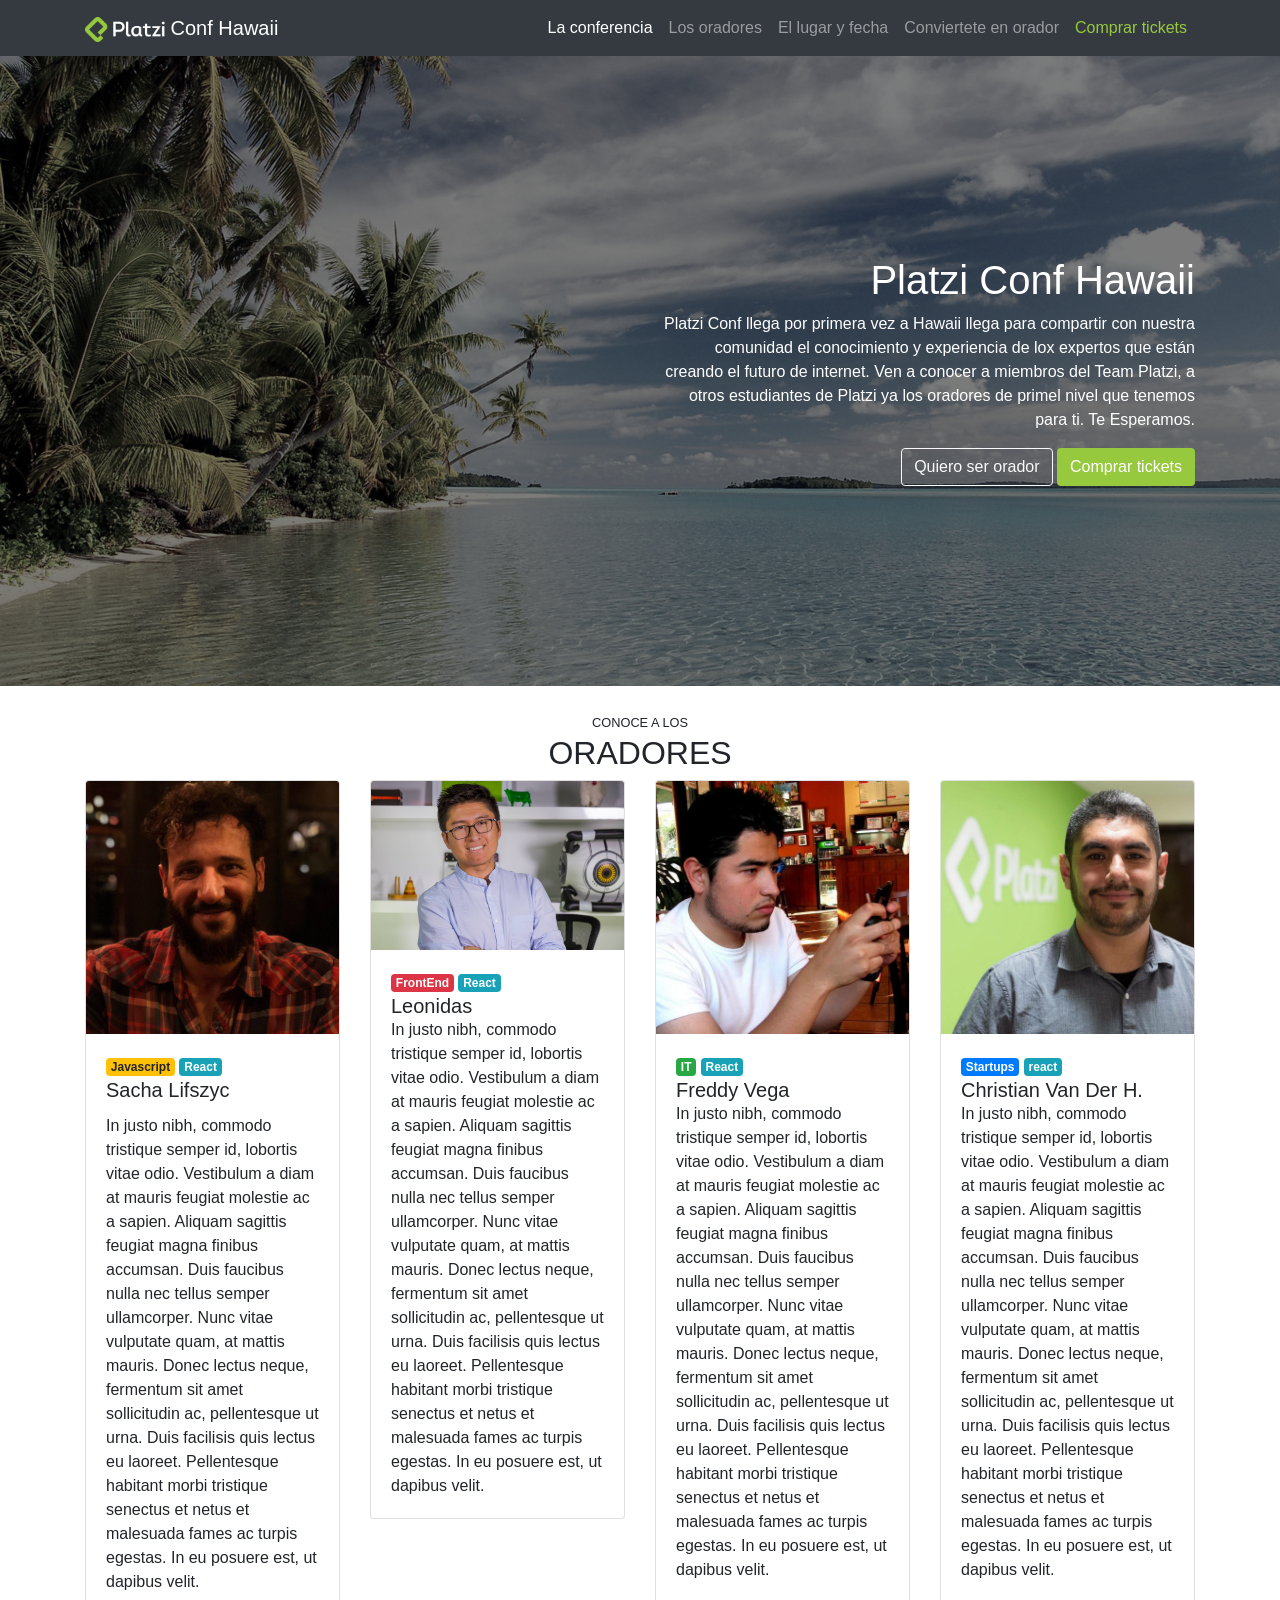
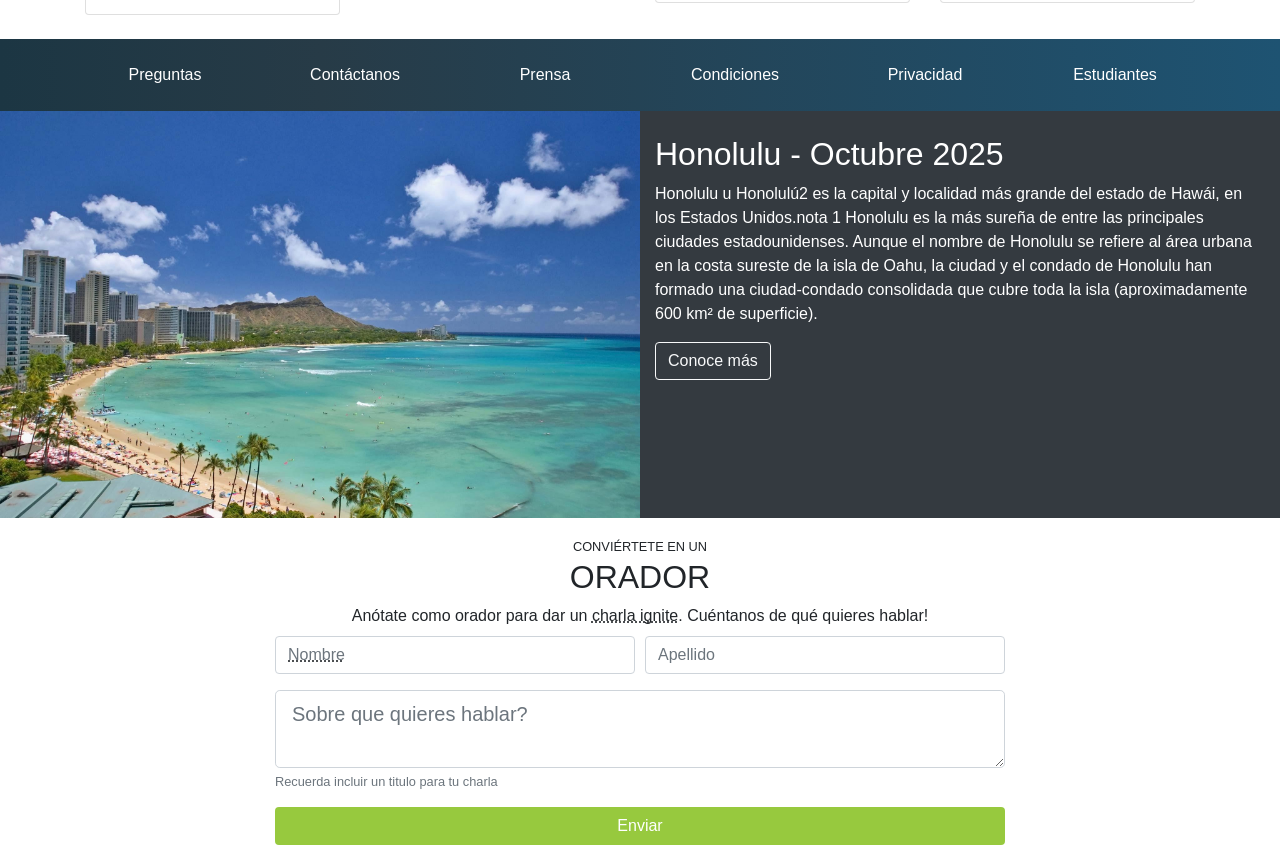
<file: index.html>
<!doctype html>
<html lang="en">
  <head>
    <!-- Required meta tags -->
    <meta charset="utf-8">
    <meta name="viewport" content="width=device-width, initial-scale=1, shrink-to-fit=no">

    <!-- Bootstrap CSS -->
    <link rel="stylesheet" href="https://stackpath.bootstrapcdn.com/bootstrap/4.3.1/css/bootstrap.min.css" integrity="sha384-ggOyR0iXCbMQv3Xipma34MD+dH/1fQ784/j6cY/iJTQUOhcWr7x9JvoRxT2MZw1T" crossorigin="anonymous">
    <link rel="stylesheet" href="css/index_bootstrap.css">
    <title>Hello, world!</title>
  </head>
  <body data-spy="scroll" data-target="#navbar" data-offset="56.52">


  <!--Encabezado-->
    <nav  id="header" class="navbar navbar-expand-lg navbar-dark bg-dark sticky-top">
      <div class="container">
          <a class="navbar-brand" href="#">
            <img src="images/platzi-logo.png" alt="Platzi logo"> Conf Hawaii
          </a>
          <button class="navbar-toggler" type="button" data-toggle="collapse" data-target="#navbarSupportedContent" aria-controls="navbarSupportedContent" aria-expanded="false" aria-label="Toggle navigation">
            <span class="navbar-toggler-icon"></span>
          </button>

          <div class="collapse navbar-collapse" id="navbar">
            <ul class="navbar-nav ml-auto">
              <li class="nav-item">
                <a class="nav-link" href="#main">La conferencia</a>
              </li>
              <li class="nav-item">
                <a class="nav-link" href="#speakers">Los oradores</a>
              </li>
              <li class="nav-item">
                <a class="nav-link" href="#place-time">El lugar y fecha</a>
              </li>
              <li class="nav-item">
                <a class="nav-link" href="#Conviertete-en-orador">Conviertete en orador</a>
              </li>
              <li class="nav-item">
                <a class="nav-link text-platzi" href="#" data-toggle="modal"  data-target="#modalCompra">Comprar tickets</a>
              </li>
            </ul>
          </div>
      </div>
    </nav>
<!--/Encabezado-->
   <!--Main-->
   <main id="main">
      <div id="carousel" >
        <div class="carousel-inner">
          <div class="carousel-item active">
            <img src="images/hawaii.jpg" class="d-block w-100" alt="Hawaii 1">
          </div>
          <div class="carousel-item">
            <img src="images/hawaii2.jpg" class="d-block w-100" alt="Hawaii 2">
          </div>
          <div class="carousel-item">
            <img src="images/hawaii3.jpeg" class="d-block w-100" alt="Hawaii 3">
          </div>
          <div class="overlay">
            <div class="container">
              <div class="row align-items-center">
                <div class="col-md-6 offset-md-6 text-center text-md-right">
                  <h1>Platzi Conf Hawaii</h1>

                  <p class="d-none d-md-block">
                    Platzi Conf llega por primera vez a Hawaii llega para compartir
                  con nuestra comunidad el conocimiento y experiencia
                  de lox expertos que están creando el futuro de internet.
                  Ven a conocer a miembros del Team Platzi, a otros estudiantes
                  de Platzi ya los oradores de primel nivel que tenemos para ti.
                  Te Esperamos.
                </p>
                <a href="#" class="btn btn-outline-light">Quiero ser orador</a>
                <button type="button" class="btn btn-platzi" data-toggle="modal" data-target="#modalCompra">Comprar tickets</button>
                </div>
              </div>
            </div>
          </div>

        </div>

      </div>
    </main>
    <!--/Main-->

    <!-- speakers -->
    <section id="speakers" class="mt-4">
      <div class="container">
        <div class="row">
          <div class="col text-center text-uppercase">
            <small>Conoce a los</small>
            <h2>Oradores</h2>
          </div>
        </div>
        <div class="row">
          <div class="col-12 col-md-6 col-lg-3 mb-4">
            <div class="card">
              <img src="images/speakers/sacha.jpg" class="card-img-top" alt="Foto de Sacha">
              <div class="card-body">
                <div class="badges">
                  <span class="badge badge-warning">Javascript</span>
                  <span class="badge badge-info">React</span>
                </div>
                <h5 class="card-title">Sacha Lifszyc</h5>
                <p class="card-text">In justo nibh, commodo tristique semper id, lobortis vitae odio. Vestibulum a diam at mauris feugiat molestie ac a sapien. Aliquam sagittis feugiat magna finibus accumsan. Duis faucibus nulla nec tellus semper ullamcorper. Nunc vitae vulputate quam, at mattis mauris. Donec lectus neque, fermentum sit amet sollicitudin ac, pellentesque ut urna. Duis facilisis quis lectus eu laoreet. Pellentesque habitant morbi tristique senectus et netus et malesuada fames ac turpis egestas. In eu posuere est, ut dapibus velit.</p>
              </div>
            </div>
          </div>
          <div class="col-12 col-md-6 col-lg-3 mb-4">
            <div class="card">
              <img src="images/speakers/leonidas.jpeg" class="card-img-top" alt="Foto de Sacha">
              <div class="card-body">
                <div class="badges">
                  <span class="badge badge-danger">FrontEnd</span>
                  <span class="badge badge-info">React</span>
                </div>
                <h5 class="card-title mb-0">Leonidas</h5>
                <p class="card-text">In justo nibh, commodo tristique semper id, lobortis vitae odio. Vestibulum a diam at mauris feugiat molestie ac a sapien. Aliquam sagittis feugiat magna finibus accumsan. Duis faucibus nulla nec tellus semper ullamcorper. Nunc vitae vulputate quam, at mattis mauris. Donec lectus neque, fermentum sit amet sollicitudin ac, pellentesque ut urna. Duis facilisis quis lectus eu laoreet. Pellentesque habitant morbi tristique senectus et netus et malesuada fames ac turpis egestas. In eu posuere est, ut dapibus velit.</p>
              </div>
            </div>
          </div>
          <div class="col-12 col-md-6 col-lg-3 mb-4">
            <div class="card">
              <img src="images/speakers/freddy.jpeg" class="card-img-top" alt="Foto de Sacha">
              <div class="card-body">
                <div class="badges">
                  <span class="badge badge-success">IT</span>
                  <span class="badge badge-info">React</span>
                </div>
                <h5 class="card-title mb-0">Freddy Vega</h5>
                <p class="card-text">In justo nibh, commodo tristique semper id, lobortis vitae odio. Vestibulum a diam at mauris feugiat molestie ac a sapien. Aliquam sagittis feugiat magna finibus accumsan. Duis faucibus nulla nec tellus semper ullamcorper. Nunc vitae vulputate quam, at mattis mauris. Donec lectus neque, fermentum sit amet sollicitudin ac, pellentesque ut urna. Duis facilisis quis lectus eu laoreet. Pellentesque habitant morbi tristique senectus et netus et malesuada fames ac turpis egestas. In eu posuere est, ut dapibus velit.</p>
              </div>
            </div>
          </div>
          <div class="col-12 col-md-6 col-lg-3 mb-4">
            <div class="card">
              <img src="images/speakers/cvander.jpeg" class="card-img-top" alt="Foto de Sacha">
              <div class="card-body">
                <div class="badges">
                  <span class="badge badge-primary">Startups</span>
                  <span class="badge badge-info">react</span>
                </div>

                <h5 class="card-title mb-0">Christian Van Der H.</h5>
                <p class="card-text">In justo nibh, commodo tristique semper id, lobortis vitae odio. Vestibulum a diam at mauris feugiat molestie ac a sapien. Aliquam sagittis feugiat magna finibus accumsan. Duis faucibus nulla nec tellus semper ullamcorper. Nunc vitae vulputate quam, at mattis mauris. Donec lectus neque, fermentum sit amet sollicitudin ac, pellentesque ut urna. Duis facilisis quis lectus eu laoreet. Pellentesque habitant morbi tristique senectus et netus et malesuada fames ac turpis egestas. In eu posuere est, ut dapibus velit.</p>
              </div>
            </div>
          </div>
        </div>
      </div>
    </section>
    <!-- /speakers -->

    <!--Footer-->
    <footer id="footer" class="pb-4 pt-4">
      <div class="container">
        <div class="row text-center">
            <div class="col-12 col-lg">
              <a href="#">Preguntas</a>
            </div>
            <div class="col-12 col-lg">
              <a href="#">Contáctanos</a>
            </div>
            <div class="col-12 col-lg">
              <a href="#">Prensa</a>
            </div>
            <div class="col-12 col-lg">
              <a href="#">Condiciones</a>
            </div>
            <div class="col-12 col-lg">
              <a href="#">Privacidad</a>
            </div>
            <div class="col-12 col-lg">
              <a href="#">Estudiantes</a>
            </div>
        </div>
      </div>
    </footer>
    <!--/Footer-->

    <!-- Lugar y fecha -->
    <section id="place-time">
      <div class="container-fluid">
        <div class="row">
          <div class="col-12 col-lg-6 pl-0 pr-0">
            <img src="images/honolulu.jpg" alt="Honolulu" />
          </div>
          <div class="col-12 col-lg-6 pt-4 pb-4">
            <h2>Honolulu - Octubre 2025</h2>
            <p>
              Honolulu u Honolulú2​ es la capital y localidad más grande del estado de Hawái, en los Estados Unidos.nota 1​ Honolulu es la más sureña de entre las principales ciudades estadounidenses. Aunque el nombre de Honolulu se refiere al área urbana en la costa sureste de la isla de Oahu, la ciudad y el condado de Honolulu han formado una ciudad-condado consolidada que cubre toda la isla (aproximadamente 600 km² de superficie).
            </p>
            <a class="btn btn-outline-light" href="https://es.wikipedia.org/wiki/Honolulu">Conoce más</a>
          </div>
        </div>
      </div>
    </section>
    <!-- /Lugar y fecha-->

    <!-- /Conviertete en orador-->
    <section id="Conviertete-en-orador" class="pt-3 pb-3">
      <div class="container">
          <div class="row">
            <div class="col text-uppercase text-center">
              <small>Conviértete en un</small>
              <h2>Orador</h2>
            </div>
          </div>
          <div class="row">
            <div class="col text-center">
              Anótate como orador para dar un <abbr data-toggle="tooltip" title="Charlas de 5 minutos">charla ignite</abbr>. Cuéntanos de qué quieres hablar!
            </div>
          </div>
          <div class="row">
            <div class="col col-md-10 offset-md-1 col-lg-8 offset-lg-2 pt-2">
                <form>
                  <div class="form-row">
                    <div class="form-group col-12 col-md-6">
                      <abbr data-toggle="tooltip" title="Colocar nombre">
                        <input type="text" class="form-control" placeholder="Nombre">
                      </abbr>
                    </div>
                    <div class="form-group col-12 col-md-6">
                      <input type="text" class="form-control" placeholder="Apellido">
                    </div>
                  </div>
                  <div class="form-row">
                    <div class="form-group col">
                      <textarea name="text" class="form-control form-control-lg" placeholder="Sobre que quieres hablar?"></textarea>
                      <small class="form-text  text-muted">
                        Recuerda incluir un titulo para tu charla
                      </small>
                    </div>
                  </div>
                  <div class="form-row">
                    <div class="col">
                      <button type="button" class="btn btn-platzi btn-block">Enviar</button>
                    </div>
                  </div>
                </form>
            </div>

          </div>
      </div>
    </section>
    <!-- /Lugar y fecha-->

    <!--Modal-->
    <!-- Modal -->
    <div class="modal fade" id="modalCompra" tabindex="-1" role="dialog" aria-labelledby="exampleModalCenterTitle" aria-hidden="true">
      <div class="modal-dialog modal-dialog-centered" role="document">
        <div class="modal-content">
          <div class="modal-header">
            <h5 class="modal-title" id="exampleModalCenterTitle">Comprar Tickets</h5>
            <button type="button" class="close" data-dismiss="modal" aria-label="Close">
              <span aria-hidden="true">&times;</span>
            </button>
          </div>
          <div class="modal-body">
            <form>
                <div class="form-row">
                    <div class="form-group col">
                      <div class="input-group mb-3">
                          <div class="input-group-prepend">
                            <span class="input-group-text" id="basic-addon1">@</span>
                          </div>
                          <input type="text" class="form-control" placeholder="Username" aria-label="Username" aria-describedby="basic-addon1">
                      </div>
                    </div>
                </div>
            </form>
            <div class="alert alert-warning" role="alert">
              Recibirás un correo de confirmación si sales sorteado
            </div>
          </div>
          <div class="modal-footer">
            <button type="button" class="btn btn-secondary" data-dismiss="modal">Cancelar</button>
            <button type="button" class="btn btn-platzi">Comprar</button>
          </div>
        </div>
      </div>
    </div>
    <!-- /Modal-->

    <!-- Optional JavaScript -->
    <!-- jQuery first, then Popper.js, then Bootstrap JS -->
    <script src="https://code.jquery.com/jquery-3.3.1.slim.min.js" integrity="sha384-q8i/X+965DzO0rT7abK41JStQIAqVgRVzpbzo5smXKp4YfRvH+8abtTE1Pi6jizo" crossorigin="anonymous"></script>
    <script src="https://cdnjs.cloudflare.com/ajax/libs/popper.js/1.14.7/umd/popper.min.js" integrity="sha384-UO2eT0CpHqdSJQ6hJty5KVphtPhzWj9WO1clHTMGa3JDZwrnQq4sF86dIHNDz0W1" crossorigin="anonymous"></script>
    <script src="https://stackpath.bootstrapcdn.com/bootstrap/4.3.1/js/bootstrap.min.js" integrity="sha384-JjSmVgyd0p3pXB1rRibZUAYoIIy6OrQ6VrjIEaFf/nJGzIxFDsf4x0xIM+B07jRM" crossorigin="anonymous"></script>
    <script  src="index_bootstrap.js">
    </script>
  </body>
</html>
</file>
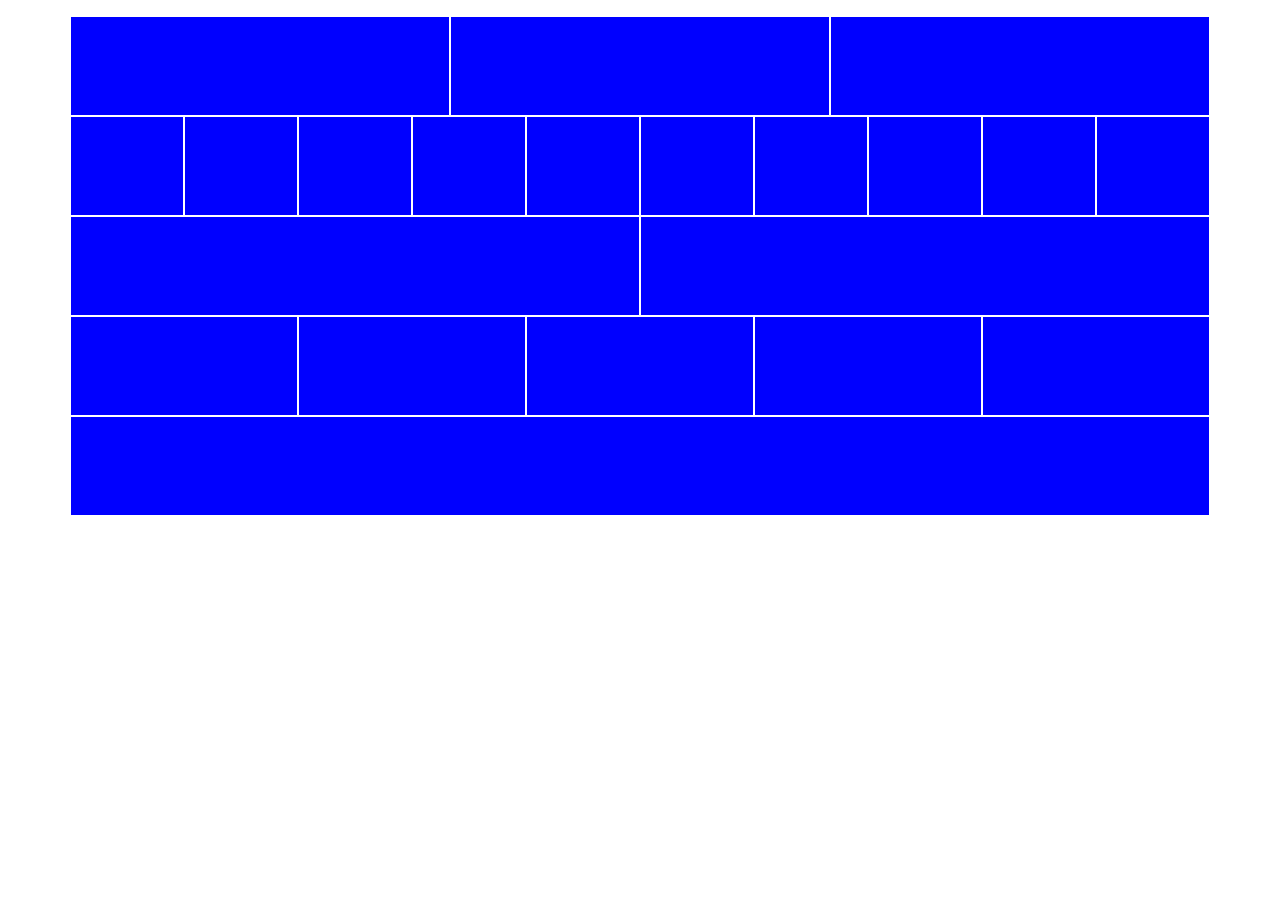
<file: desafio1.html>
<!doctype html>
<html lang="en">
  <head>
    <!-- Required meta tags -->
    <meta charset="utf-8">
    <meta name="viewport" content="width=device-width, initial-scale=1, shrink-to-fit=no">

    <!-- Bootstrap CSS -->
    <link rel="stylesheet" href="https://stackpath.bootstrapcdn.com/bootstrap/4.3.1/css/bootstrap.min.css" integrity="sha384-ggOyR0iXCbMQv3Xipma34MD+dH/1fQ784/j6cY/iJTQUOhcWr7x9JvoRxT2MZw1T" crossorigin="anonymous">
    <style>
      .col{
        background : blue;
        height:100px;
        border: 1px solid white;
      }
    </style>
    <title>Hello, world!</title>
  </head>
  <body>
    <div class="container mt-3">
      <div class="row">
        <div class="col">
        </div>
        <div class="col">
        </div>
        <div class="col">
        </div>
      </div>
      <div class="row">
        <div class="col">
        </div>
        <div class="col">
        </div>
        <div class="col">
        </div>
        <div class="col">
        </div>
        <div class="col">
        </div>
        <div class="col">
        </div>
        <div class="col">
        </div>
        <div class="col">
        </div>
        <div class="col">
        </div>
        <div class="col">
        </div>
      </div>
      <div class="row">
        <div class="col">
        </div>
        <div class="col">
        </div>
      </div>
      <div class="row">
        <div class="col">
        </div>
        <div class="col">
        </div>
        <div class="col">
        </div>
        <div class="col">
        </div>
        <div class="col">
        </div>
      </div>
      <div class="row">
        <div class="col">
        </div>
      </div>

    </div>

    <!-- Optional JavaScript -->
    <!-- jQuery first, then Popper.js, then Bootstrap JS -->
    <script src="https://code.jquery.com/jquery-3.3.1.slim.min.js" integrity="sha384-q8i/X+965DzO0rT7abK41JStQIAqVgRVzpbzo5smXKp4YfRvH+8abtTE1Pi6jizo" crossorigin="anonymous"></script>
    <script src="https://cdnjs.cloudflare.com/ajax/libs/popper.js/1.14.7/umd/popper.min.js" integrity="sha384-UO2eT0CpHqdSJQ6hJty5KVphtPhzWj9WO1clHTMGa3JDZwrnQq4sF86dIHNDz0W1" crossorigin="anonymous"></script>
    <script src="https://stackpath.bootstrapcdn.com/bootstrap/4.3.1/js/bootstrap.min.js" integrity="sha384-JjSmVgyd0p3pXB1rRibZUAYoIIy6OrQ6VrjIEaFf/nJGzIxFDsf4x0xIM+B07jRM" crossorigin="anonymous"></script>
  </body>
</html>
</file>
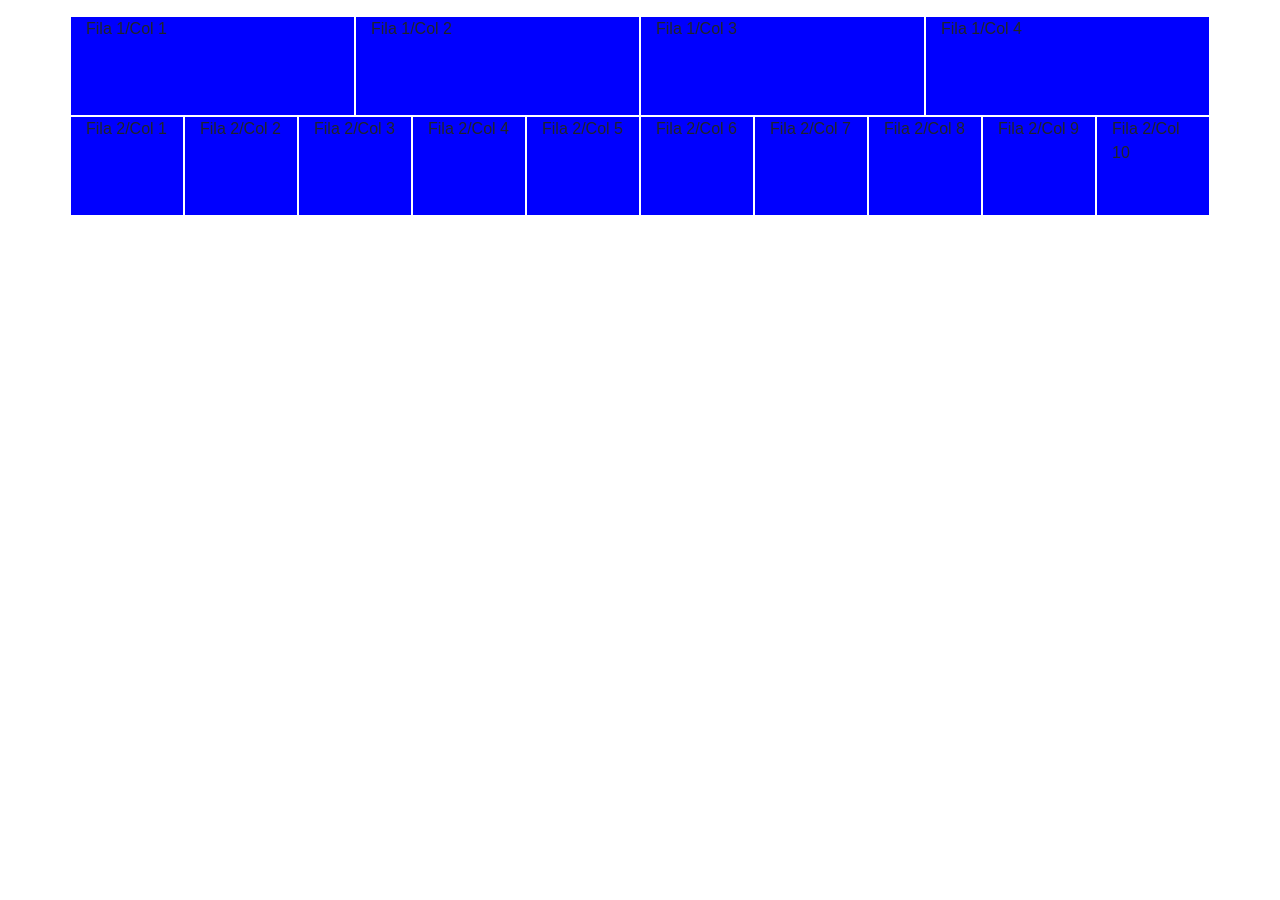
<file: desafio2.html>
<!doctype html>
<html lang="en">
  <head>
    <!-- Required meta tags -->
    <meta charset="utf-8">
    <meta name="viewport" content="width=device-width, initial-scale=1, shrink-to-fit=no">

    <!-- Bootstrap CSS -->
    <link rel="stylesheet" href="https://stackpath.bootstrapcdn.com/bootstrap/4.3.1/css/bootstrap.min.css" integrity="sha384-ggOyR0iXCbMQv3Xipma34MD+dH/1fQ784/j6cY/iJTQUOhcWr7x9JvoRxT2MZw1T" crossorigin="anonymous">
      <style>
        div[class^="col-"]{
          background :blue;
          height: 100px;
          border : 1px solid white;
        }
      </style>
    <title>Desafio 2</title>
  </head>
  <body>
    <div class="container mt-3">
      <div class="row">
        <div class="col-6 col-md-3">
          Fila 1/Col 1
        </div>
        <div class="col-6 col-md-3">
          Fila 1/Col 2
        </div>
        <div class="col-6 col-md-3">
          Fila 1/Col 3
        </div>
        <div class="col-6 col-md-3">
          Fila 1/Col 4
        </div>
      </div>
      <div class="row">
        <div class="col-12 col-md-6 col-lg">
          Fila 2/Col 1
        </div>
        <div class="col-12 col-md-6 col-lg">
          Fila 2/Col 2
        </div>
        <div class="col-12 col-md-6 col-lg">
          Fila 2/Col 3
        </div>
        <div class="col-12 col-md-6 col-lg">
          Fila 2/Col 4
        </div>
        <div class="col-12 col-md-6 col-lg">
          Fila 2/Col 5
        </div>
        <div class="col-12 col-md-6 col-lg">
          Fila 2/Col 6
        </div>
        <div class="col-12 col-md-6 col-lg">
          Fila 2/Col 7
        </div>
        <div class="col-12 col-md-6 col-lg">
          Fila 2/Col 8
        </div>
        <div class="col-12 col-md-6 col-lg">
          Fila 2/Col 9
        </div>
        <div class="col-12 col-md-6 col-lg">
          Fila 2/Col 10
        </div>
      </div>

    </div>

    <!-- Optional JavaScript -->
    <!-- jQuery first, then Popper.js, then Bootstrap JS -->
    <script src="https://code.jquery.com/jquery-3.3.1.slim.min.js" integrity="sha384-q8i/X+965DzO0rT7abK41JStQIAqVgRVzpbzo5smXKp4YfRvH+8abtTE1Pi6jizo" crossorigin="anonymous"></script>
    <script src="https://cdnjs.cloudflare.com/ajax/libs/popper.js/1.14.7/umd/popper.min.js" integrity="sha384-UO2eT0CpHqdSJQ6hJty5KVphtPhzWj9WO1clHTMGa3JDZwrnQq4sF86dIHNDz0W1" crossorigin="anonymous"></script>
    <script src="https://stackpath.bootstrapcdn.com/bootstrap/4.3.1/js/bootstrap.min.js" integrity="sha384-JjSmVgyd0p3pXB1rRibZUAYoIIy6OrQ6VrjIEaFf/nJGzIxFDsf4x0xIM+B07jRM" crossorigin="anonymous"></script>
  </body>
</html>
</file>
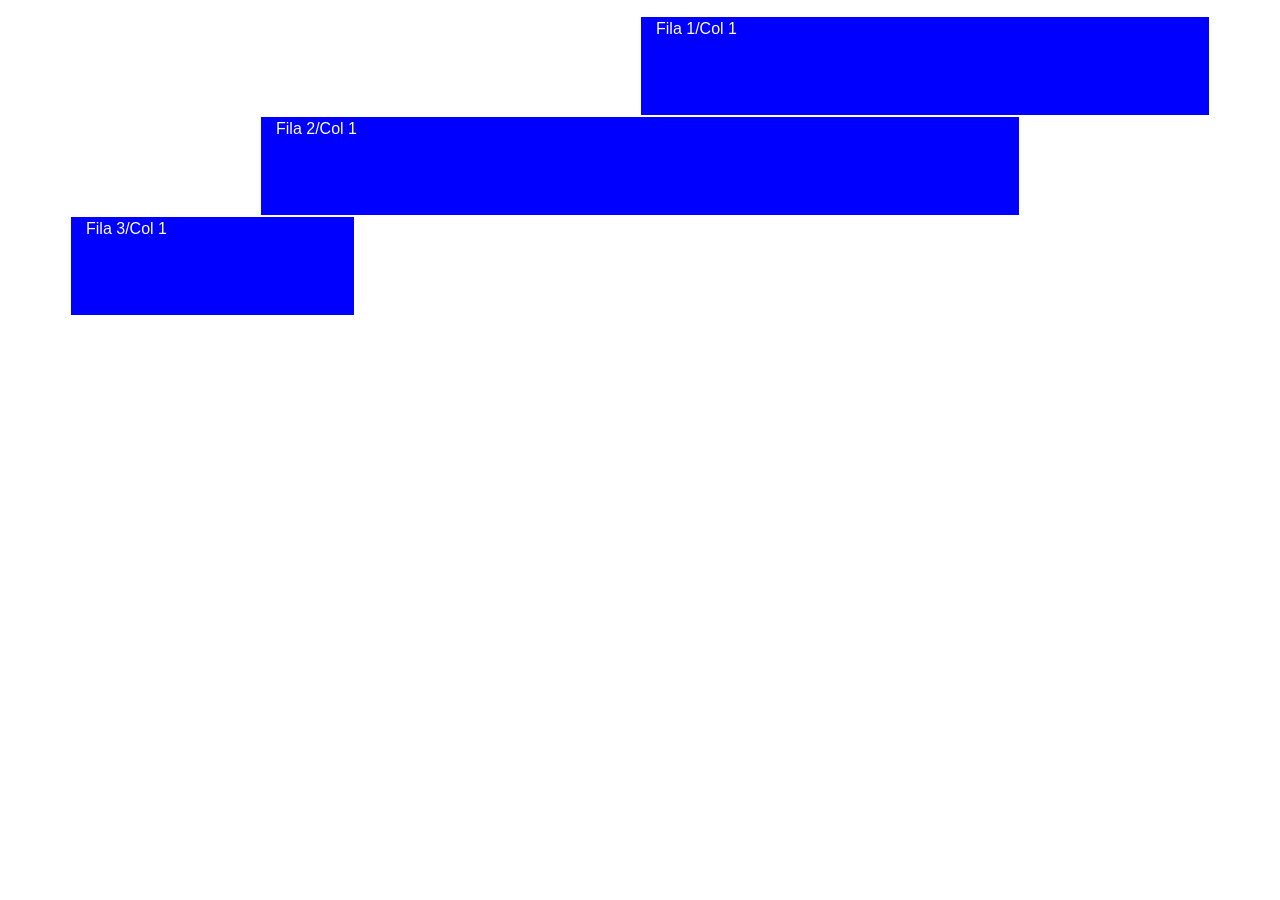
<file: desafio3.html>
<!doctype html>
<html lang="en">
  <head>
    <!-- Required meta tags -->
    <meta charset="utf-8">
    <meta name="viewport" content="width=device-width, initial-scale=1, shrink-to-fit=no">

    <!-- Bootstrap CSS -->
    <link rel="stylesheet" href="https://stackpath.bootstrapcdn.com/bootstrap/4.3.1/css/bootstrap.min.css" integrity="sha384-ggOyR0iXCbMQv3Xipma34MD+dH/1fQ784/j6cY/iJTQUOhcWr7x9JvoRxT2MZw1T" crossorigin="anonymous">
      <style>
        div[class^="col-"]{
          background: blue;
          height :100px;
          border: 1px solid white;
          color: white
        }
      </style>
    <title>Desafío 3</title>
  </head>
  <body>

    <div class="container mt-3">
      <div class="row">
        <div class="col-12 col-md-6 offset-md-6">
          Fila 1/Col 1
        </div>
      </div>
      <div class="row">
          <div class="col-8 col-md-8 offset-md-2">
            Fila 2/Col 1
          </div>
      </div>
      <div class="row">
          <div class="col-3 offset-0 col-md-3 offset-md-0">
            Fila 3/Col 1
          </div>
        </div>
      </div>

    <!-- Optional JavaScript -->
    <!-- jQuery first, then Popper.js, then Bootstrap JS -->
    <script src="https://code.jquery.com/jquery-3.3.1.slim.min.js" integrity="sha384-q8i/X+965DzO0rT7abK41JStQIAqVgRVzpbzo5smXKp4YfRvH+8abtTE1Pi6jizo" crossorigin="anonymous"></script>
    <script src="https://cdnjs.cloudflare.com/ajax/libs/popper.js/1.14.7/umd/popper.min.js" integrity="sha384-UO2eT0CpHqdSJQ6hJty5KVphtPhzWj9WO1clHTMGa3JDZwrnQq4sF86dIHNDz0W1" crossorigin="anonymous"></script>
    <script src="https://stackpath.bootstrapcdn.com/bootstrap/4.3.1/js/bootstrap.min.js" integrity="sha384-JjSmVgyd0p3pXB1rRibZUAYoIIy6OrQ6VrjIEaFf/nJGzIxFDsf4x0xIM+B07jRM" crossorigin="anonymous"></script>
  </body>
</html>
</file>
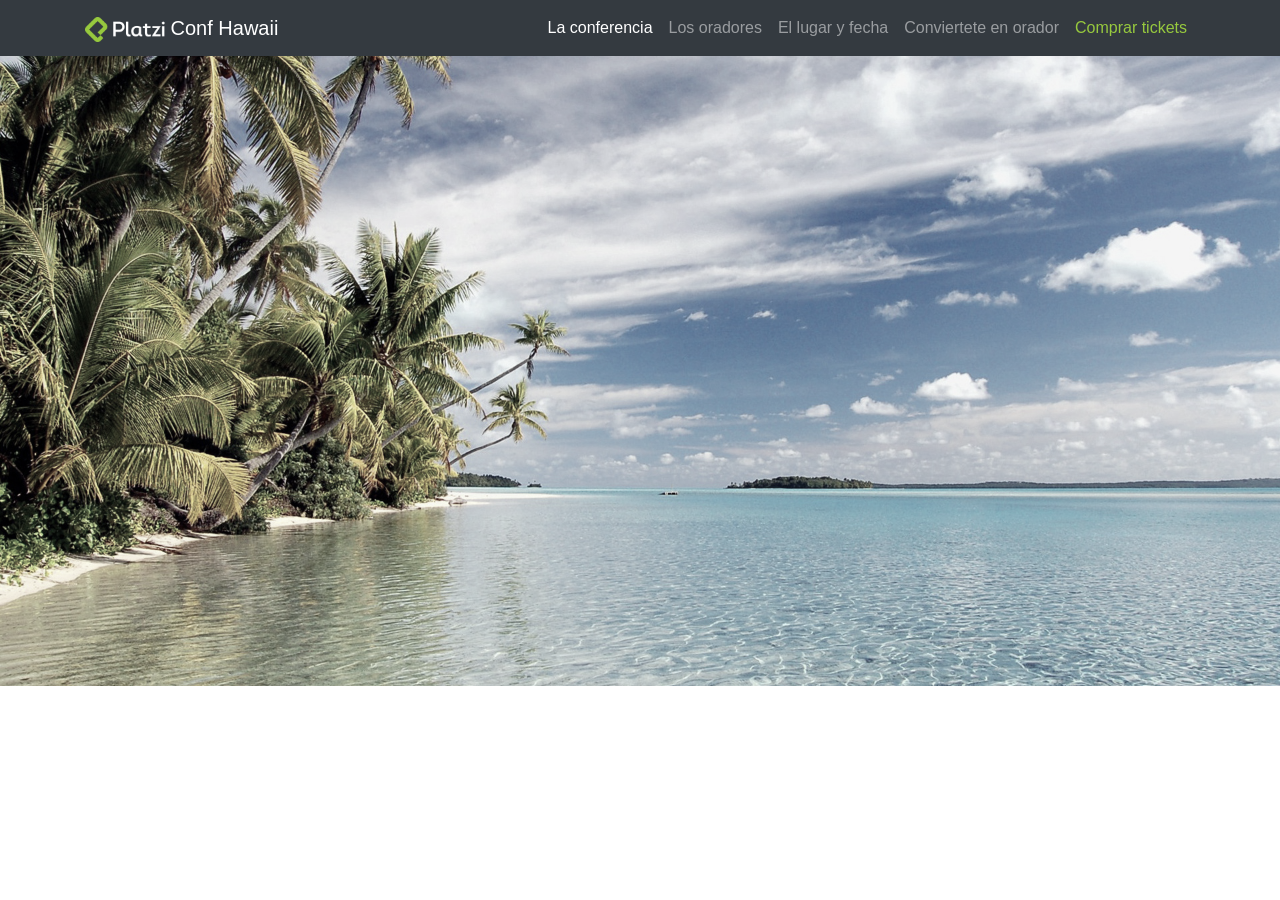
<file: encabezado.html>
<!doctype html>
<html lang="en">
  <head>
    <!-- Required meta tags -->
    <meta charset="utf-8">
    <meta name="viewport" content="width=device-width, initial-scale=1, shrink-to-fit=no">

    <!-- Bootstrap CSS -->
    <link rel="stylesheet" href="https://stackpath.bootstrapcdn.com/bootstrap/4.3.1/css/bootstrap.min.css" integrity="sha384-ggOyR0iXCbMQv3Xipma34MD+dH/1fQ784/j6cY/iJTQUOhcWr7x9JvoRxT2MZw1T" crossorigin="anonymous">
    <link rel="stylesheet" href="css/encabezado.css">
    <title>Hello, world!</title>
  </head>
  <body>

    <nav  id="header" class="navbar navbar-expand-lg navbar-dark bg-dark">
      <div class="container">
          <a class="navbar-brand" href="#">
            <img src="images/platzi-logo.png" alt="Platzi logo"> Conf Hawaii
          </a>
          <button class="navbar-toggler" type="button" data-toggle="collapse" data-target="#navbarSupportedContent" aria-controls="navbarSupportedContent" aria-expanded="false" aria-label="Toggle navigation">
            <span class="navbar-toggler-icon"></span>
          </button>

          <div class="collapse navbar-collapse" id="navbarSupportedContent">
            <ul class="navbar-nav ml-auto">
              <li class="nav-item active">
                <a class="nav-link" href="#">La conferencia</a>
              </li>
              <li class="nav-item">
                <a class="nav-link" href="#">Los oradores</a>
              </li>
              <li class="nav-item">
                <a class="nav-link" href="#">El lugar y fecha</a>
              </li>
              <li class="nav-item">
                <a class="nav-link" href="#">Conviertete en orador</a>
              </li>
              <li class="nav-item">
                <a class="nav-link text-platzi" href="#">Comprar tickets</a>
              </li>
            </ul>
          </div>
      </div>
    </nav>

   <!--Main-->
   <main id="main">
      <div id="carouselExampleFade" class="carousel slide carousel-fade" data-ride="carousel" data-pause="false">
        <div class="carousel-inner">
          <div class="carousel-item active">
            <img src="images/hawaii.jpg" class="d-block w-100" alt="Hawaii 1">
          </div>
          <div class="carousel-item">
            <img src="images/hawaii2.jpg" class="d-block w-100" alt="Hawaii 2">
          </div>
          <div class="carousel-item">
            <img src="images/hawaii3.jpeg" class="d-block w-100" alt="Hawaii 3">
          </div>
        </div>

      </div>
    </main>
    <!--/Main-->

    <!-- Optional JavaScript -->
    <!-- jQuery first, then Popper.js, then Bootstrap JS -->
    <script src="https://code.jquery.com/jquery-3.3.1.slim.min.js" integrity="sha384-q8i/X+965DzO0rT7abK41JStQIAqVgRVzpbzo5smXKp4YfRvH+8abtTE1Pi6jizo" crossorigin="anonymous"></script>
    <script src="https://cdnjs.cloudflare.com/ajax/libs/popper.js/1.14.7/umd/popper.min.js" integrity="sha384-UO2eT0CpHqdSJQ6hJty5KVphtPhzWj9WO1clHTMGa3JDZwrnQq4sF86dIHNDz0W1" crossorigin="anonymous"></script>
    <script src="https://stackpath.bootstrapcdn.com/bootstrap/4.3.1/js/bootstrap.min.js" integrity="sha384-JjSmVgyd0p3pXB1rRibZUAYoIIy6OrQ6VrjIEaFf/nJGzIxFDsf4x0xIM+B07jRM" crossorigin="anonymous"></script>
  </body>
</html>
</file>
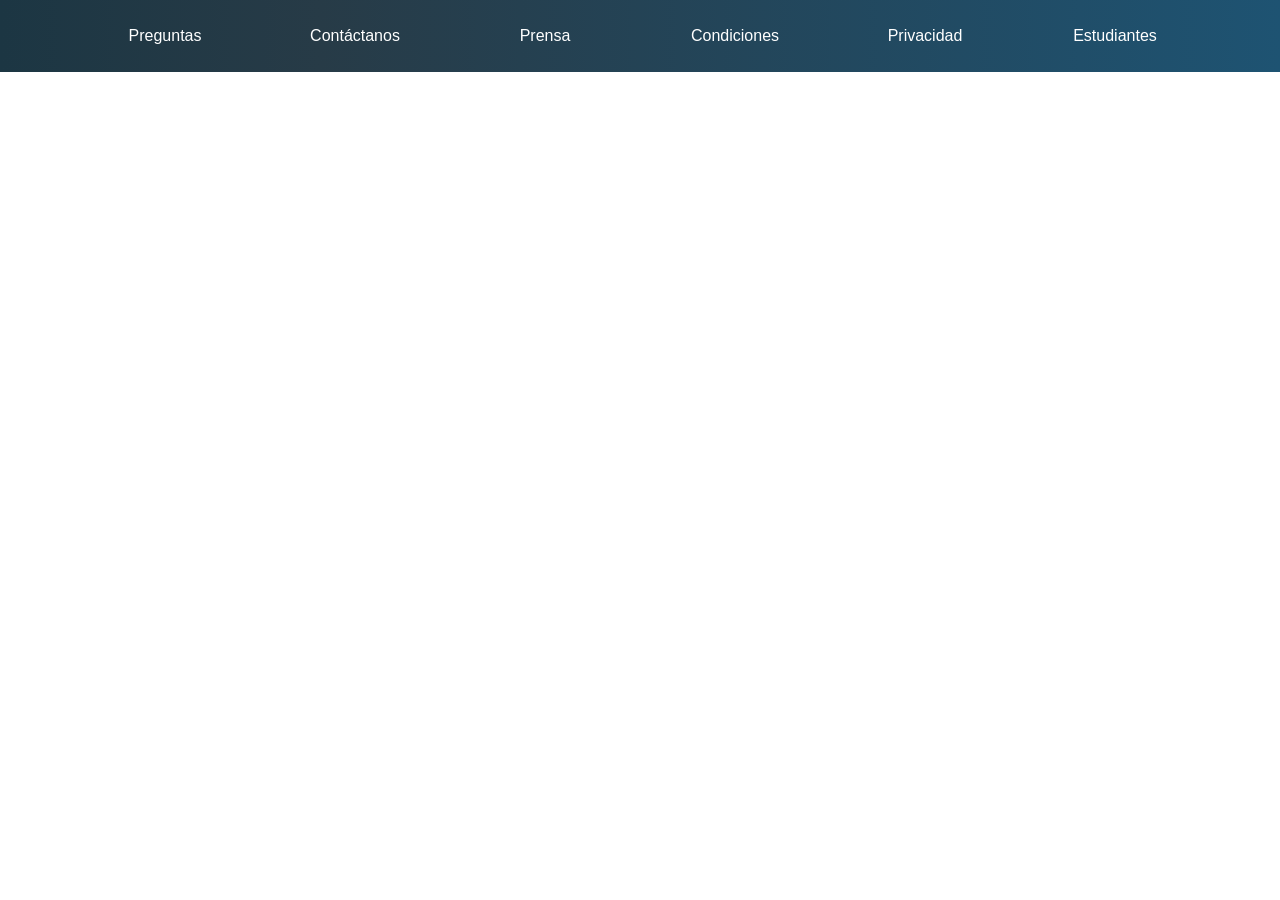
<file: footer.html>
<!doctype html>
<html lang="en">
  <head>
    <!-- Required meta tags -->
    <meta charset="utf-8">
    <meta name="viewport" content="width=device-width, initial-scale=1, shrink-to-fit=no">

    <!-- Bootstrap CSS -->
    <link rel="stylesheet" href="https://stackpath.bootstrapcdn.com/bootstrap/4.3.1/css/bootstrap.min.css" integrity="sha384-ggOyR0iXCbMQv3Xipma34MD+dH/1fQ784/j6cY/iJTQUOhcWr7x9JvoRxT2MZw1T" crossorigin="anonymous">
    <link rel="stylesheet" href="css/footer.css">
    <title>Ejemplo Footer</title>
  </head>
  <body>
    <footer id="footer" class="pb-4 pt-4">
      <div class="container">
        <div class="row text-center">
            <div class="col-12 col-lg">
              <a href="#">Preguntas</a>
            </div>
            <div class="col-12 col-lg">
              <a href="#">Contáctanos</a>
            </div>
            <div class="col-12 col-lg">
              <a href="#">Prensa</a>
            </div>
            <div class="col-12 col-lg">
              <a href="#">Condiciones</a>
            </div>
            <div class="col-12 col-lg">
              <a href="#">Privacidad</a>
            </div>
            <div class="col-12 col-lg">
              <a href="#">Estudiantes</a>
            </div>
        </div>
      </div>
    </footer>

    <!-- Optional JavaScript -->
    <!-- jQuery first, then Popper.js, then Bootstrap JS -->
    <script src="https://code.jquery.com/jquery-3.3.1.slim.min.js" integrity="sha384-q8i/X+965DzO0rT7abK41JStQIAqVgRVzpbzo5smXKp4YfRvH+8abtTE1Pi6jizo" crossorigin="anonymous"></script>
    <script src="https://cdnjs.cloudflare.com/ajax/libs/popper.js/1.14.7/umd/popper.min.js" integrity="sha384-UO2eT0CpHqdSJQ6hJty5KVphtPhzWj9WO1clHTMGa3JDZwrnQq4sF86dIHNDz0W1" crossorigin="anonymous"></script>
    <script src="https://stackpath.bootstrapcdn.com/bootstrap/4.3.1/js/bootstrap.min.js" integrity="sha384-JjSmVgyd0p3pXB1rRibZUAYoIIy6OrQ6VrjIEaFf/nJGzIxFDsf4x0xIM+B07jRM" crossorigin="anonymous"></script>
  </body>
</html>
</file>
<file: css/encabezado.css>
.text-platzi{
  color: #97c93e !important;
}

#header img {
  width: 80px;
}

#main .carousel-item img{
  max-height: 70vh;
  object-fit: cover;
  filter:grayscale(70%);
}
</file>
<file: css/footer.css>
#footer{
  background : linear-gradient(90deg, #1c3643 0, #273b47 25%, #1e5372);
}
footer a{
color: white;
}
</file>
